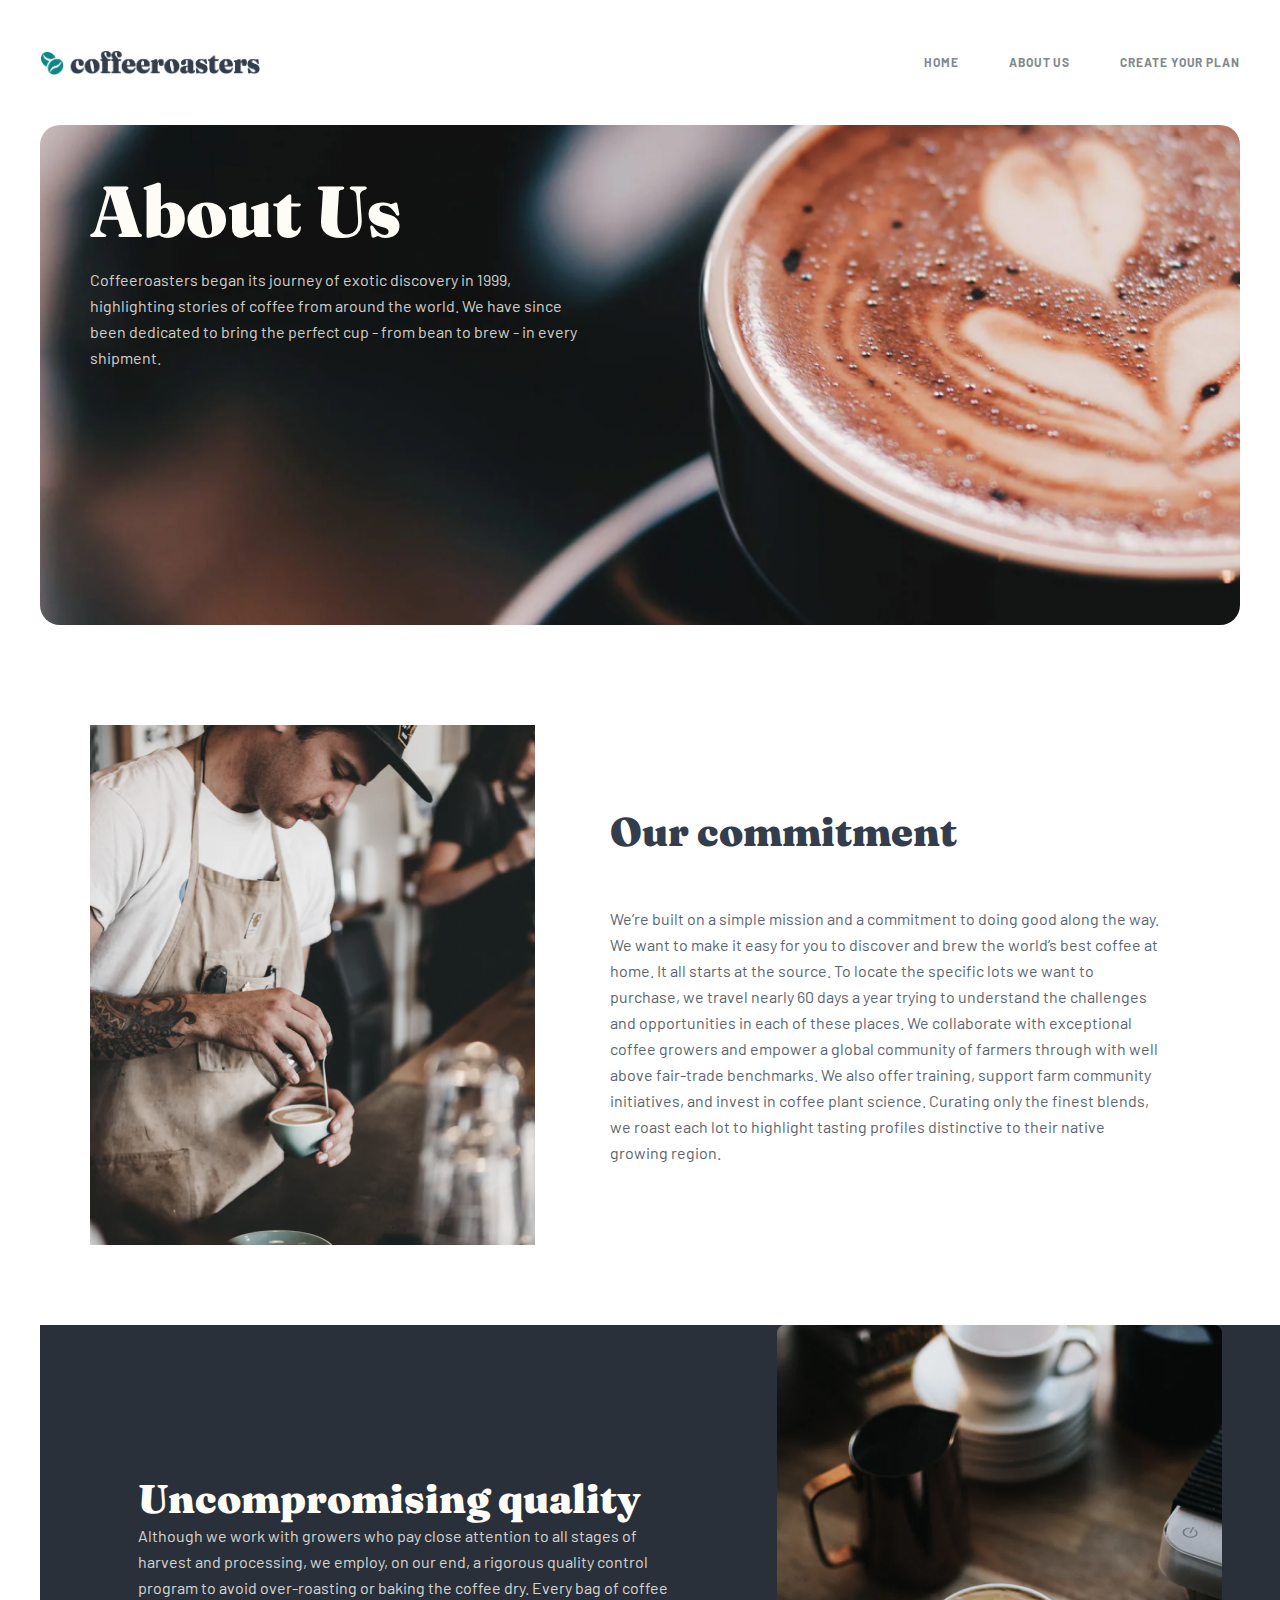
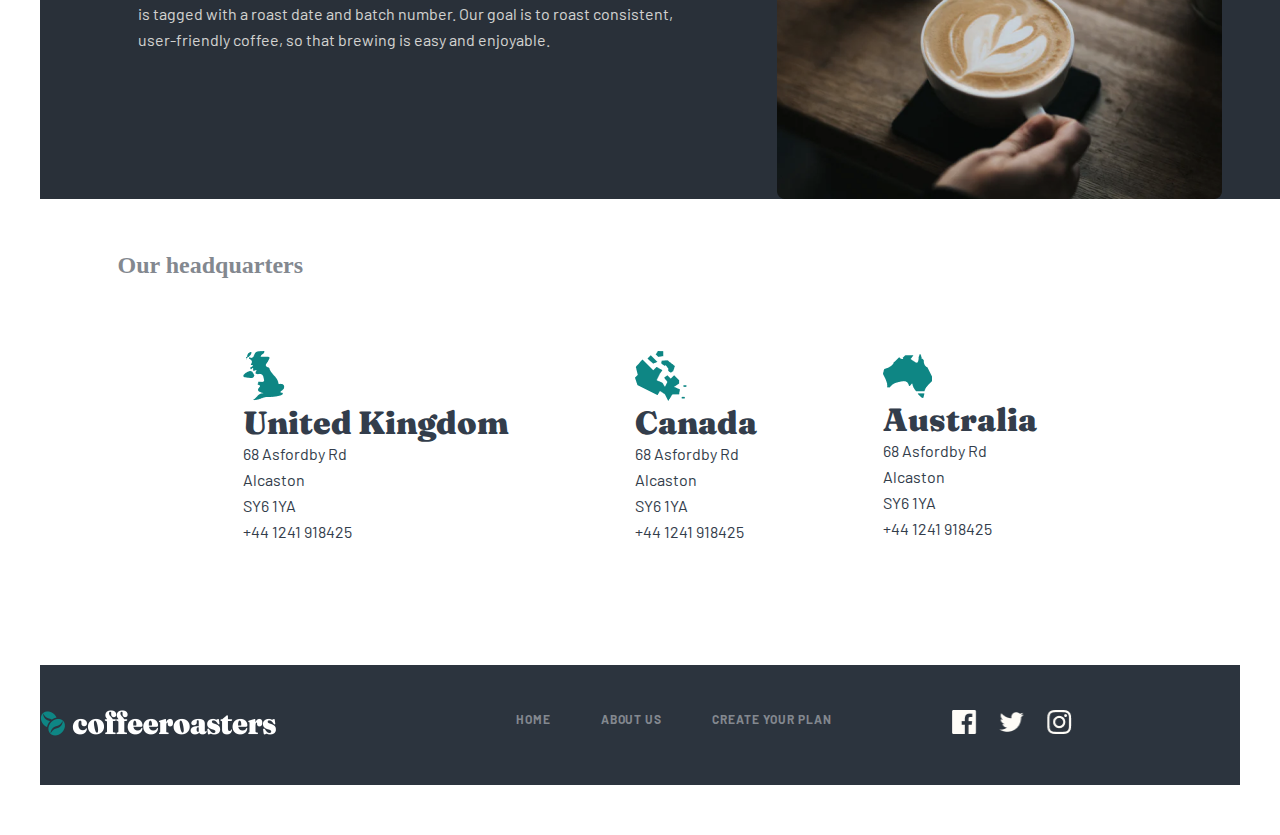
<file: index2.html>
<!DOCTYPE html>
<html lang="en">
  <head>
    <meta charset="UTF-8" />
    <meta name="viewport" content="width=device-width, initial-scale=1.0" />
    <link rel="stylesheet" href="./css/style.css" />
    <title>Document</title>
  </head>
  <body>
    <div class="container">
      <nav class="navbar">
        <img src="./img/logo.png" alt="" class="navbar_logo" />
        <ul class="navbar_list">
          <li class="navbar_item">
            <a href="./index.html" class="navbar_link">Home</a>
          </li>
          <li class="navbar_item">
            <a href="#" class="navbar_link">About us</a>
          </li>
          <li class="navbar_item">
            <a href="./index3.html" class="navbar_link">Create Your Plan</a>
          </li>
        </ul>
        <div class="navbar_burger">
          <hr class="navbar_hr" />
          <hr class="navbar_hr" />
          <hr class="navbar_hr" />
        </div>
      </nav>
    </div>

    <div class="container">
      <div class="intro">
        <div class="intro_left">
          <h2 class="intro_title">About Us</h2>
          <p class="intro_text">
            Coffeeroasters began its journey of exotic discovery in 1999,
            highlighting stories of coffee from around the world. We have since
            been dedicated to bring the perfect cup - from bean to brew - in
            every shipment.
          </p>
        </div>
      </div>
    </div>

    <div class="container">
      <div class="choose2">
        <div class="choose2_box">
          <div class="choose2_left">
            <img src="./img/person.png" alt="" class="choose2_img" />
          </div>
          <div class="choose2_right">
            <h1 class="choose2_title">Our commitment</h1>
            <p class="choose2_text">
              We’re built on a simple mission and a commitment to doing good
              along the way. We want to make it easy for you to discover and
              brew the world’s best coffee at home. It all starts at the source.
              To locate the specific lots we want to purchase, we travel nearly
              60 days a year trying to understand the challenges and
              opportunities in each of these places. We collaborate with
              exceptional coffee growers and empower a global community of
              farmers through with well above fair-trade benchmarks. We also
              offer training, support farm community initiatives, and invest in
              coffee plant science. Curating only the finest blends, we roast
              each lot to highlight tasting profiles distinctive to their native
              growing region.
            </p>
          </div>
        </div>
      </div>
    </div>

    <div class="container">
      <header class="header">
        <div class="header_box">
          <div class="header_left">
            <h1 class="header_title">Uncompromising quality</h1>
            <p class="header_text">
              Although we work with growers who pay close attention to all
              stages of harvest and processing, we employ, on our end, a
              rigorous quality control program to avoid over-roasting or baking
              the coffee dry. Every bag of coffee is tagged with a roast date
              and batch number. Our goal is to roast consistent, user-friendly
              coffee, so that brewing is easy and enjoyable.
            </p>
          </div>
          <div class="header_right">
            <img src="./img/cofee.png" alt="" class="header_img" />
          </div>
        </div>
      </header>
    </div>

    <div class="container">
      <aside class="aside">
        <h2 class="asd_title">Our headquarters</h2>
        <div class="asd_blok">
          <div class="asd_left">
            <img src="./img/earth1.png" alt="" class="asd_img" />
            <h1 class="asd_subtitle">United Kingdom</h1>
            <p class="asd_text">68 Asfordby Rd</p>
            <p class="asd_text">Alcaston</p>
            <p class="asd_text">SY6 1YA</p>
            <p class="asd_text">+44 1241 918425</p>
          </div>
          <div class="asd_box">
            <div class="asd_right">
              <img src="./img/earth2.png" alt="" class="asd_img" />
              <h1 class="asd_subtitle">Canada</h1>
              <p class="asd_text">68 Asfordby Rd</p>
              <p class="asd_text">Alcaston</p>
              <p class="asd_text">SY6 1YA</p>
              <p class="asd_text">+44 1241 918425</p>
            </div>
          </div>
          <div class="asd_box1">
            <div class="asd_right">
              <img src="./img/earth3.png" alt="" class="asd_img" />
              <h1 class="asd_subtitle">Australia</h1>
              <p class="asd_text">68 Asfordby Rd</p>
              <p class="asd_text">Alcaston</p>
              <p class="asd_text">SY6 1YA</p>
              <p class="asd_text">+44 1241 918425</p>
            </div>
          </div>
        </div>
      </aside>
    </div>

    <div class="container">
      <footer class="footer2">
        <div class="footer_glav_box2">
          <div class="footer_left2">
            <img src="./img/footer_logo.png" alt="" class="footer_img2" />
          </div>
          <div class="footer_right2">
            <ul class="footer_list2">
              <li class="navbar_item">
                <a href="#" class="navbar_link">Home</a>
              </li>
              <li class="navbar_item">
                <a href="./index2.html" class="navbar_link">About us</a>
              </li>
              <li class="navbar_item">
                <a href="./index3.html" class="navbar_link">Create Your Plan</a>
              </li>
            </ul>
          </div>
          <img src="./img/incos.png" alt="" class="footer_last_icon2" />
        </div>
      </footer>
    </div>
  </body>
</html>
</file>
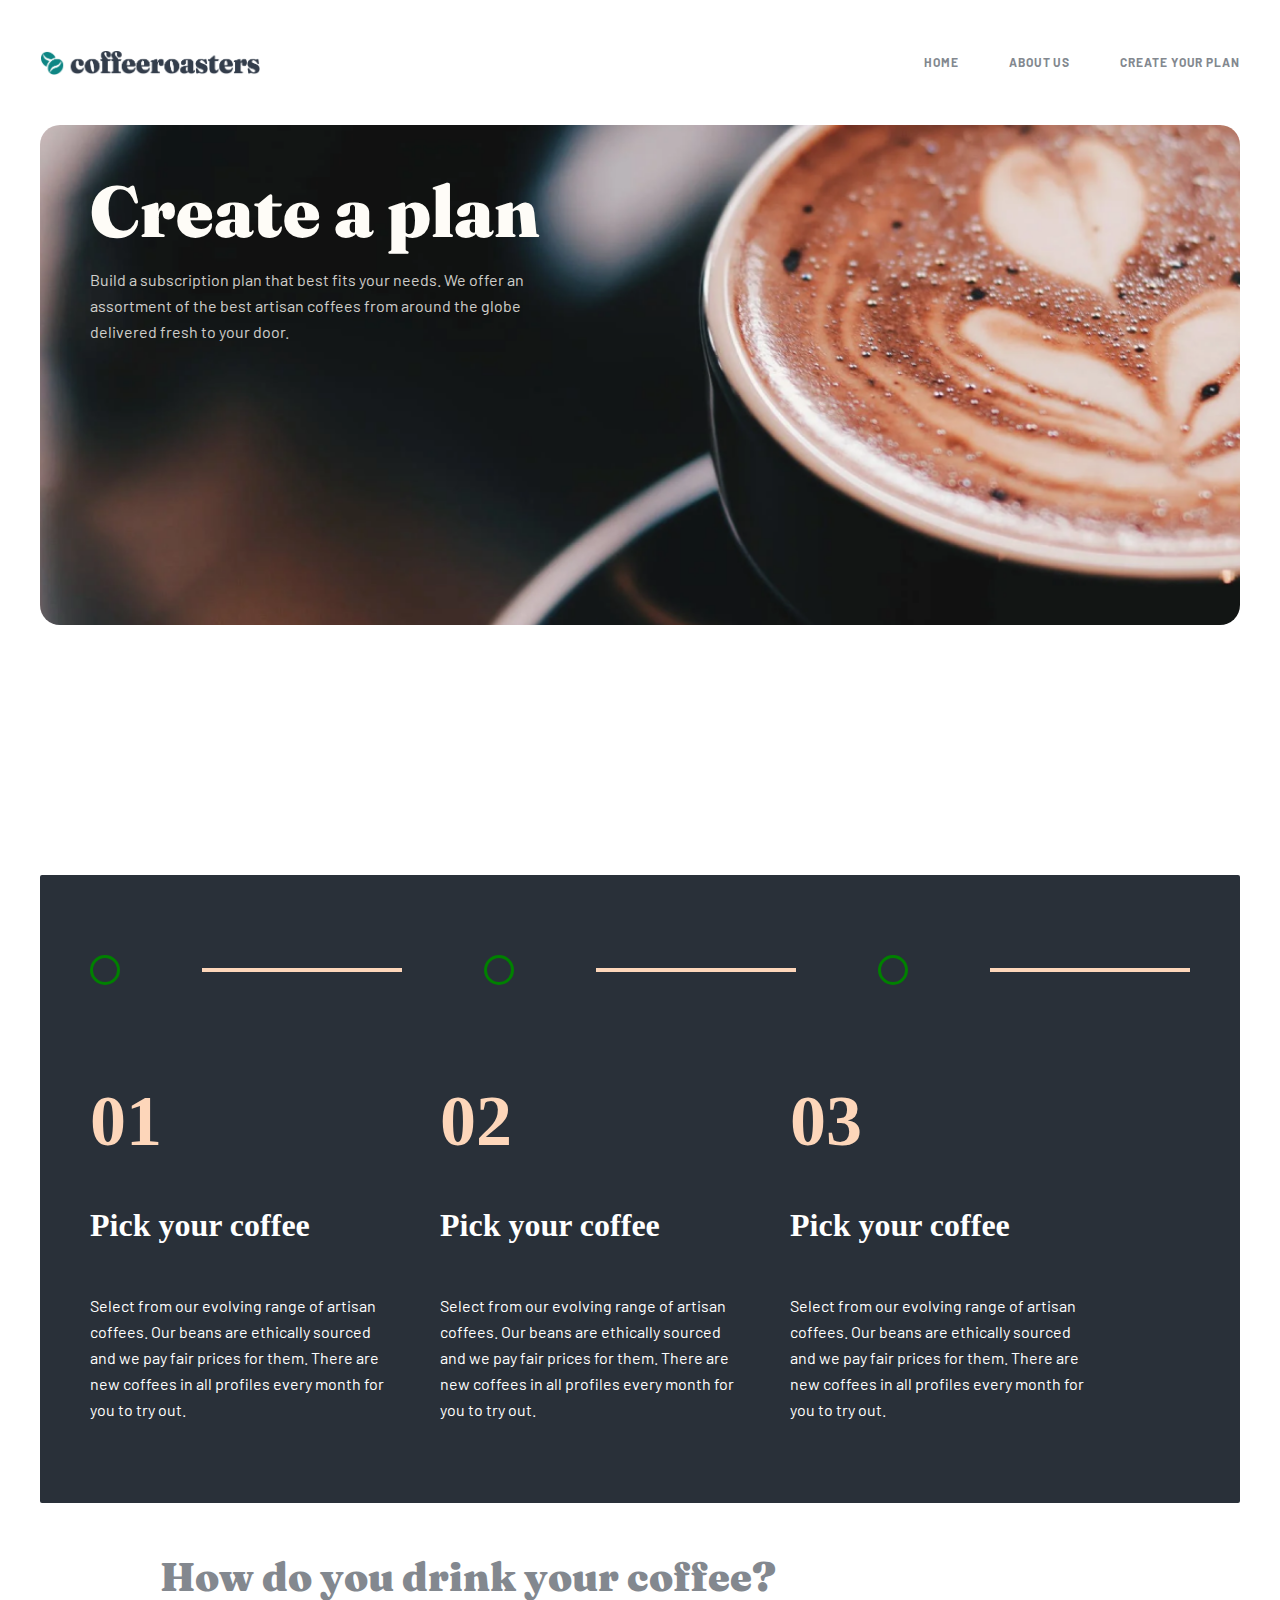
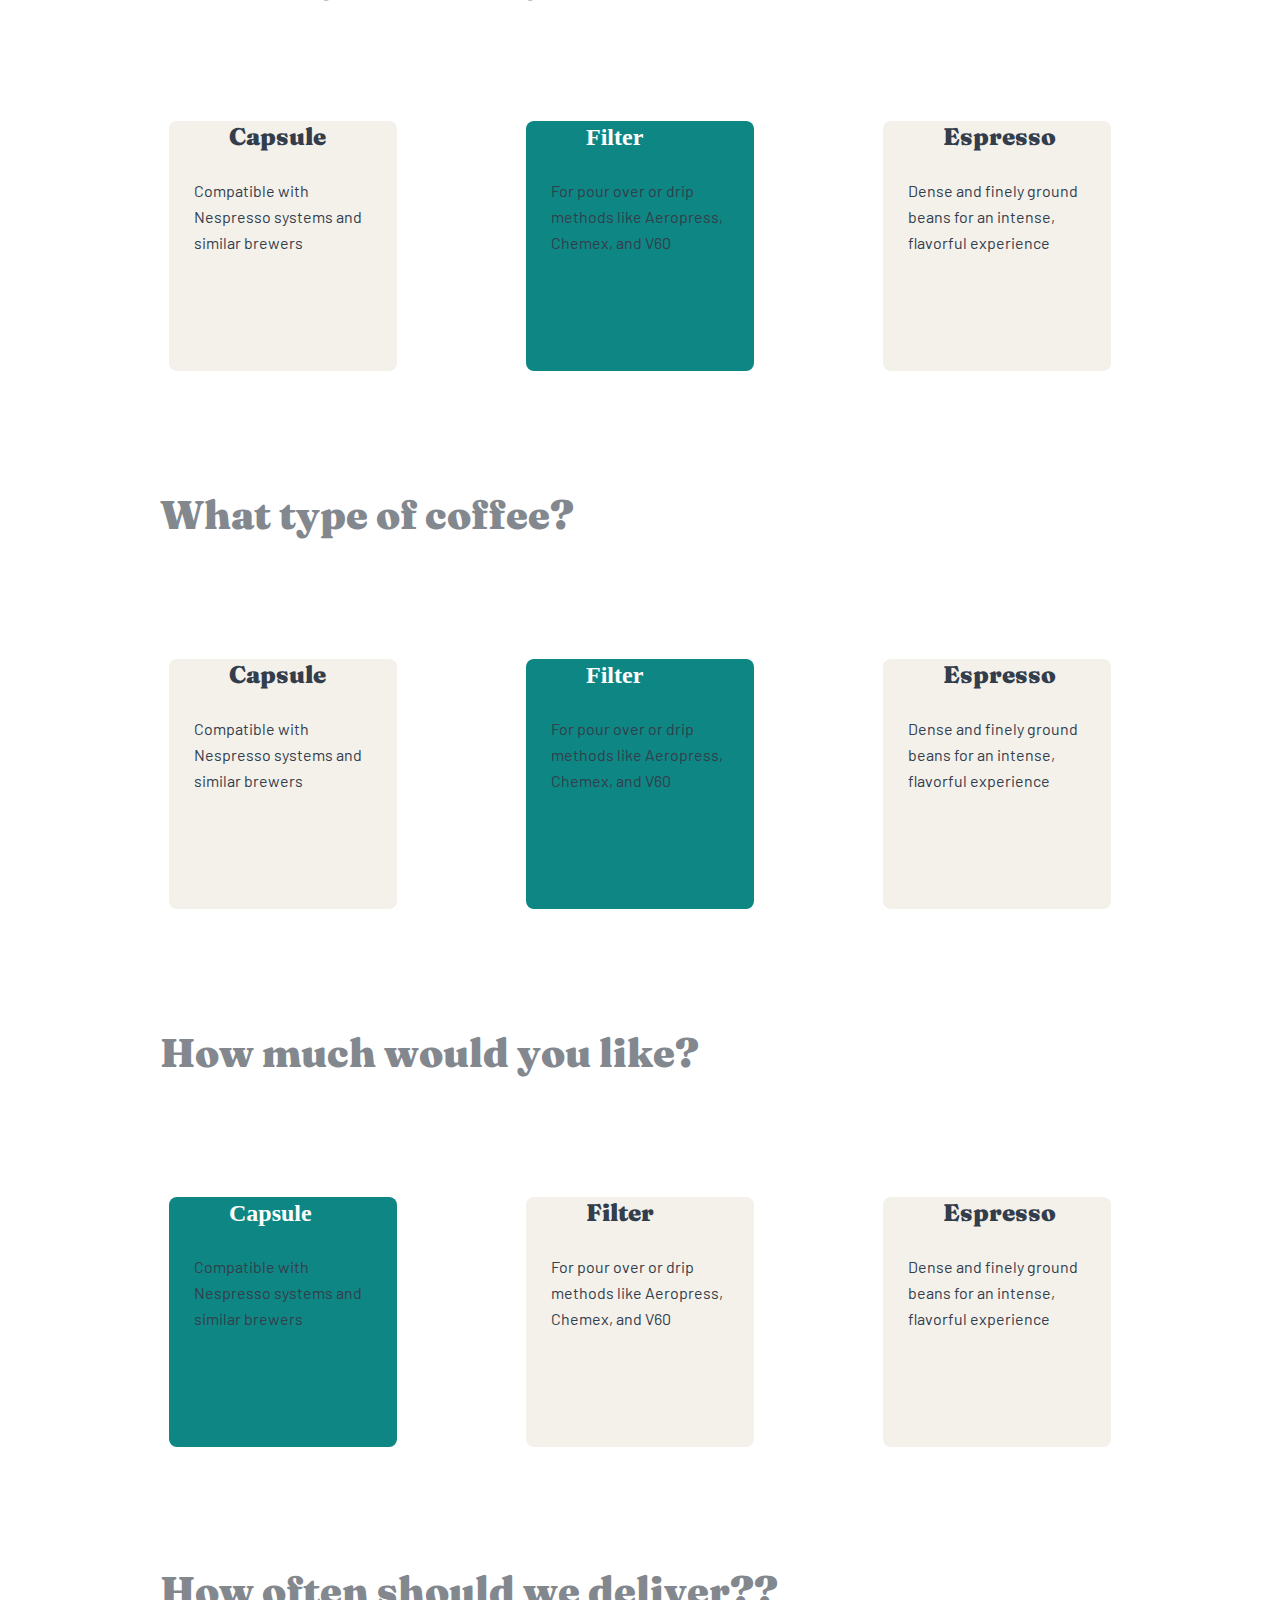
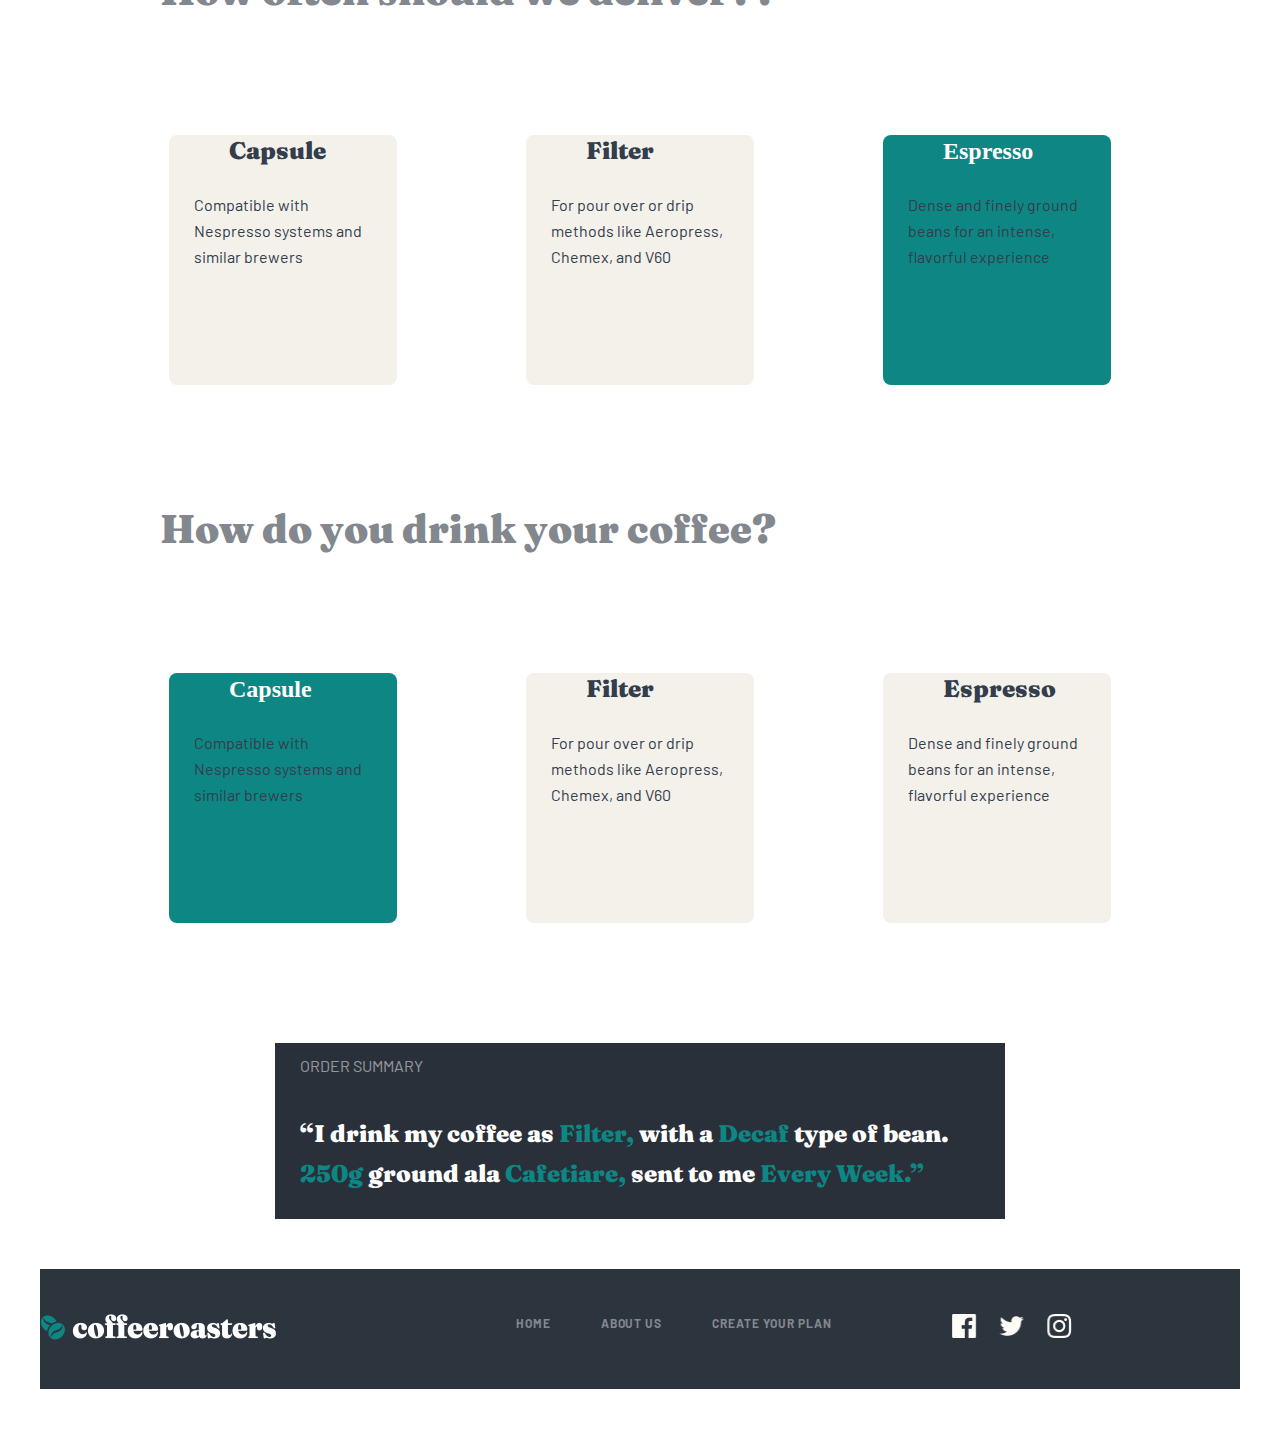
<file: index3.html>
<!DOCTYPE html>
<html lang="en">
  <head>
    <meta charset="UTF-8" />
    <meta name="viewport" content="width=device-width, initial-scale=1.0" />
    <link rel="stylesheet" href="./css/style.css" />
    <title>Document</title>
  </head>
  <body>
    <div class="container">
      <nav class="navbar">
        <img src="./img/logo.png" alt="" class="navbar_logo" />
        <ul class="navbar_list">
          <li class="navbar_item">
            <a href="./index.html" class="navbar_link">Home</a>
          </li>
          <li class="navbar_item">
            <a href="./index2.html" class="navbar_link">About us</a>
          </li>
          <li class="navbar_item">
            <a href="#" class="navbar_link">Create Your Plan</a>
          </li>
        </ul>
        <div class="navbar_burger">
          <hr class="navbar_hr" />
          <hr class="navbar_hr" />
          <hr class="navbar_hr" />
        </div>
      </nav>
    </div>

    <div class="container">
      <div class="intro">
        <div class="intro_left">
          <h2 class="intro_title">Create a plan</h2>
          <p class="intro_text">
            Build a subscription plan that best fits your needs. We offer an
            assortment of the best artisan coffees from around the globe
            delivered fresh to your door.
          </p>
        </div>
      </div>
    </div>

    <div class="container">
      <div class="timeline2">
        <div class="timeline_top2">
          <span></span>
          <hr />
          <span></span>
          <hr />
          <span></span>
          <hr />
        </div>
        <div class="timeline_bottom2">
          <div class="timeline_card2">
            <h3 class="timeline_title2">01</h3>
            <h5 class="timeline_subtitle2">Pick your coffee</h5>
            <p class="timeline_text2">
              Select from our evolving range of artisan coffees. Our beans are
              ethically sourced and we pay fair prices for them. There are new
              coffees in all profiles every month for you to try out.
            </p>
          </div>
          <div class="timeline_card2">
            <h3 class="timeline_title2">02</h3>
            <h5 class="timeline_subtitle2">Pick your coffee</h5>
            <p class="timeline_text2">
              Select from our evolving range of artisan coffees. Our beans are
              ethically sourced and we pay fair prices for them. There are new
              coffees in all profiles every month for you to try out.
            </p>
          </div>
          <div class="timeline_card2">
            <h3 class="timeline_title2">03</h3>
            <h5 class="timeline_subtitle2">Pick your coffee</h5>
            <p class="timeline_text2">
              Select from our evolving range of artisan coffees. Our beans are
              ethically sourced and we pay fair prices for them. There are new
              coffees in all profiles every month for you to try out.
            </p>
          </div>
        </div>
      </div>
    </div>

    <div class="conatiner">
      <main class="main">
        <h1 class="main_title">How do you drink your coffee?</h1>

        <div class="glav_card">
          <div class="card">
            <h4 class="card_title">Capsule</h4>
            <p class="card_text">
              Compatible with Nespresso systems and similar brewers
            </p>
          </div>

          <div class="card2">
            <h4 class="card_title2">Filter</h4>
            <p class="card_text">
              For pour over or drip methods like Aeropress, Chemex, and V60
            </p>
          </div>

          <div class="card3">
            <h4 class="card_title">Espresso</h4>
            <p class="card_text">
              Dense and finely ground beans for an intense, flavorful experience
            </p>
          </div>
        </div>

        <h1 class="main_title">What type of coffee?</h1>

        <div class="glav_card">
          <div class="card">
            <h4 class="card_title">Capsule</h4>
            <p class="card_text">
              Compatible with Nespresso systems and similar brewers
            </p>
          </div>

          <div class="card2">
            <h4 class="card_title2">Filter</h4>
            <p class="card_text">
              For pour over or drip methods like Aeropress, Chemex, and V60
            </p>
          </div>

          <div class="card">
            <h4 class="card_title">Espresso</h4>
            <p class="card_text">
              Dense and finely ground beans for an intense, flavorful experience
            </p>
          </div>
        </div>

        <h1 class="main_title">How much would you like?</h1>

        <div class="glav_card">
          <div class="card2">
            <h4 class="card_title2">Capsule</h4>
            <p class="card_text">
              Compatible with Nespresso systems and similar brewers
            </p>
          </div>

          <div class="card">
            <h4 class="card_title">Filter</h4>
            <p class="card_text">
              For pour over or drip methods like Aeropress, Chemex, and V60
            </p>
          </div>

          <div class="card">
            <h4 class="card_title">Espresso</h4>
            <p class="card_text">
              Dense and finely ground beans for an intense, flavorful experience
            </p>
          </div>
        </div>

        <h1 class="main_title">How often should we deliver??</h1>

        <div class="glav_card">
          <div class="card">
            <h4 class="card_title">Capsule</h4>
            <p class="card_text">
              Compatible with Nespresso systems and similar brewers
            </p>
          </div>

          <div class="card">
            <h4 class="card_title">Filter</h4>
            <p class="card_text">
              For pour over or drip methods like Aeropress, Chemex, and V60
            </p>
          </div>

          <div class="card2">
            <h4 class="card_title2">Espresso</h4>
            <p class="card_text">
              Dense and finely ground beans for an intense, flavorful experience
            </p>
          </div>
        </div>

        <h1 class="main_title">How do you drink your coffee?</h1>

        <div class="glav_card">
          <div class="card2">
            <h4 class="card_title2">Capsule</h4>
            <p class="card_text">
              Compatible with Nespresso systems and similar brewers
            </p>
          </div>

          <div class="card">
            <h4 class="card_title">Filter</h4>
            <p class="card_text">
              For pour over or drip methods like Aeropress, Chemex, and V60
            </p>
          </div>

          <div class="card">
            <h4 class="card_title">Espresso</h4>
            <p class="card_text">
              Dense and finely ground beans for an intense, flavorful experience
            </p>
          </div>
        </div>
      </main>
    </div>

    <div class="container">
      <div class="subfooter">
        <div class="sub_wrapper">
          <p class="sub_text">Order Summary</p>
          <h4 class="subtitle">
            “I drink my coffee as <span class="footer_sp1">Filter,</span> with a
            <span class="footer_sp1"> Decaf </span>type of bean.
            <span class="footer_sp1"> 250g </span> ground ala
            <span class="footer_sp1">Cafetiare,</span> sent to me
            <span class="footer_sp1"> Every Week.”</span>
          </h4>
        </div>
      </div>
    </div>

    <div class="container">
      <footer class="footer3">
        <div class="footer_glav_box3">
          <div class="footer_left3">
            <img src="./img/footer_logo.png" alt="" class="footer_img3" />
          </div>
          <div class="footer_right3">
            <ul class="footer_list3">
              <li class="navbar_item3">
                <a href="#" class="navbar_link3">Home</a>
              </li>
              <li class="navbar_item3">
                <a href="./index2.html" class="navbar_link3">About us</a>
              </li>
              <li class="navbar_item3">
                <a href="./index3.html" class="navbar_link3"
                  >Create Your Plan</a
                >
              </li>
            </ul>
          </div>
          <img src="./img/incos.png" alt="" class="footer_last_icon3" />
        </div>
      </footer>
    </div>
  </body>
</html>
</file>
<file: css/style.css>
@import url("https://fonts.googleapis.com/css2?family=Barlow:ital,wght@0,100;0,200;0,300;0,400;0,500;0,600;0,700;0,800;0,900;1,100;1,200;1,300;1,400;1,500;1,600;1,700;1,800;1,900&family=EB+Garamond:ital,wght@0,400..800;1,400..800&family=Fraunces:ital,opsz,wght@0,9..144,100..900;1,9..144,100..900&family=IBM+Plex+Mono:ital,wght@0,100;0,200;0,300;0,400;0,500;0,600;0,700;1,100;1,200;1,300;1,400;1,500;1,600;1,700&family=Inter:ital,opsz,wght@0,14..32,100..900;1,14..32,100..900&family=Josefin+Sans:ital,wght@0,100..700;1,100..700&family=Livvic:ital,wght@0,100;0,200;0,300;0,400;0,500;0,600;0,700;0,900;1,100;1,200;1,300;1,400;1,500;1,600;1,700;1,900&family=Montserrat:ital,wght@0,100..900;1,100..900&family=Open+Sans:ital,wght@0,300..800;1,300..800&family=Oswald:wght@200..700&family=Outfit:wght@100..900&family=Poppins:ital,wght@0,100;0,200;0,300;0,400;0,500;0,600;0,700;0,800;0,900;1,100;1,200;1,300;1,400;1,500;1,600;1,700;1,800;1,900&family=Roboto:ital,wght@0,100;0,300;0,400;0,500;0,700;0,900;1,100;1,300;1,400;1,500;1,700;1,900&display=swap");
@import url("https://fonts.googleapis.com/css2?family=Barlow:ital,wght@0,100;0,200;0,300;0,400;0,500;0,600;0,700;0,800;0,900;1,100;1,200;1,300;1,400;1,500;1,600;1,700;1,800;1,900&family=EB+Garamond:ital,wght@0,400..800;1,400..800&family=Fraunces:ital,opsz,wght@0,9..144,100..900;1,9..144,100..900&family=IBM+Plex+Mono:ital,wght@0,100;0,200;0,300;0,400;0,500;0,600;0,700;1,100;1,200;1,300;1,400;1,500;1,600;1,700&family=Inter:ital,opsz,wght@0,14..32,100..900;1,14..32,100..900&family=Josefin+Sans:ital,wght@0,100..700;1,100..700&family=Livvic:ital,wght@0,100;0,200;0,300;0,400;0,500;0,600;0,700;0,900;1,100;1,200;1,300;1,400;1,500;1,600;1,700;1,900&family=Montserrat:ital,wght@0,100..900;1,100..900&family=Open+Sans:ital,wght@0,300..800;1,300..800&family=Oswald:wght@200..700&family=Outfit:wght@100..900&family=Poppins:ital,wght@0,100;0,200;0,300;0,400;0,500;0,600;0,700;0,800;0,900;1,100;1,200;1,300;1,400;1,500;1,600;1,700;1,800;1,900&family=Roboto:ital,wght@0,100;0,300;0,400;0,500;0,700;0,900;1,100;1,300;1,400;1,500;1,700;1,900&display=swap");
@import url("https://fonts.googleapis.com/css2?family=Barlow:ital,wght@0,100;0,200;0,300;0,400;0,500;0,600;0,700;0,800;0,900;1,100;1,200;1,300;1,400;1,500;1,600;1,700;1,800;1,900&family=EB+Garamond:ital,wght@0,400..800;1,400..800&family=Fraunces:ital,opsz,wght@0,9..144,100..900;1,9..144,100..900&family=IBM+Plex+Mono:ital,wght@0,100;0,200;0,300;0,400;0,500;0,600;0,700;1,100;1,200;1,300;1,400;1,500;1,600;1,700&family=Inter:ital,opsz,wght@0,14..32,100..900;1,14..32,100..900&family=Josefin+Sans:ital,wght@0,100..700;1,100..700&family=Livvic:ital,wght@0,100;0,200;0,300;0,400;0,500;0,600;0,700;0,900;1,100;1,200;1,300;1,400;1,500;1,600;1,700;1,900&family=Montserrat:ital,wght@0,100..900;1,100..900&family=Open+Sans:ital,wght@0,300..800;1,300..800&family=Oswald:wght@200..700&family=Outfit:wght@100..900&family=Poppins:ital,wght@0,100;0,200;0,300;0,400;0,500;0,600;0,700;0,800;0,900;1,100;1,200;1,300;1,400;1,500;1,600;1,700;1,800;1,900&family=Roboto:ital,wght@0,100;0,300;0,400;0,500;0,700;0,900;1,100;1,300;1,400;1,500;1,700;1,900&display=swap");
@import url("https://fonts.googleapis.com/css2?family=Barlow:ital,wght@0,100;0,200;0,300;0,400;0,500;0,600;0,700;0,800;0,900;1,100;1,200;1,300;1,400;1,500;1,600;1,700;1,800;1,900&family=EB+Garamond:ital,wght@0,400..800;1,400..800&family=Fraunces:ital,opsz,wght@0,9..144,100..900;1,9..144,100..900&family=IBM+Plex+Mono:ital,wght@0,100;0,200;0,300;0,400;0,500;0,600;0,700;1,100;1,200;1,300;1,400;1,500;1,600;1,700&family=Inter:ital,opsz,wght@0,14..32,100..900;1,14..32,100..900&family=Josefin+Sans:ital,wght@0,100..700;1,100..700&family=Livvic:ital,wght@0,100;0,200;0,300;0,400;0,500;0,600;0,700;0,900;1,100;1,200;1,300;1,400;1,500;1,600;1,700;1,900&family=Montserrat:ital,wght@0,100..900;1,100..900&family=Open+Sans:ital,wght@0,300..800;1,300..800&family=Oswald:wght@200..700&family=Outfit:wght@100..900&family=Poppins:ital,wght@0,100;0,200;0,300;0,400;0,500;0,600;0,700;0,800;0,900;1,100;1,200;1,300;1,400;1,500;1,600;1,700;1,800;1,900&family=Roboto:ital,wght@0,100;0,300;0,400;0,500;0,700;0,900;1,100;1,300;1,400;1,500;1,700;1,900&display=swap");
@import url("https://fonts.googleapis.com/css2?family=Barlow:ital,wght@0,100;0,200;0,300;0,400;0,500;0,600;0,700;0,800;0,900;1,100;1,200;1,300;1,400;1,500;1,600;1,700;1,800;1,900&family=EB+Garamond:ital,wght@0,400..800;1,400..800&family=Fraunces:ital,opsz,wght@0,9..144,100..900;1,9..144,100..900&family=IBM+Plex+Mono:ital,wght@0,100;0,200;0,300;0,400;0,500;0,600;0,700;1,100;1,200;1,300;1,400;1,500;1,600;1,700&family=Inter:ital,opsz,wght@0,14..32,100..900;1,14..32,100..900&family=Josefin+Sans:ital,wght@0,100..700;1,100..700&family=Livvic:ital,wght@0,100;0,200;0,300;0,400;0,500;0,600;0,700;0,900;1,100;1,200;1,300;1,400;1,500;1,600;1,700;1,900&family=Montserrat:ital,wght@0,100..900;1,100..900&family=Open+Sans:ital,wght@0,300..800;1,300..800&family=Oswald:wght@200..700&family=Outfit:wght@100..900&family=Poppins:ital,wght@0,100;0,200;0,300;0,400;0,500;0,600;0,700;0,800;0,900;1,100;1,200;1,300;1,400;1,500;1,600;1,700;1,800;1,900&family=Roboto:ital,wght@0,100;0,300;0,400;0,500;0,700;0,900;1,100;1,300;1,400;1,500;1,700;1,900&display=swap");
@import url("https://fonts.googleapis.com/css2?family=Barlow:ital,wght@0,100;0,200;0,300;0,400;0,500;0,600;0,700;0,800;0,900;1,100;1,200;1,300;1,400;1,500;1,600;1,700;1,800;1,900&family=EB+Garamond:ital,wght@0,400..800;1,400..800&family=Fraunces:ital,opsz,wght@0,9..144,100..900;1,9..144,100..900&family=IBM+Plex+Mono:ital,wght@0,100;0,200;0,300;0,400;0,500;0,600;0,700;1,100;1,200;1,300;1,400;1,500;1,600;1,700&family=Inter:ital,opsz,wght@0,14..32,100..900;1,14..32,100..900&family=Josefin+Sans:ital,wght@0,100..700;1,100..700&family=Livvic:ital,wght@0,100;0,200;0,300;0,400;0,500;0,600;0,700;0,900;1,100;1,200;1,300;1,400;1,500;1,600;1,700;1,900&family=Montserrat:ital,wght@0,100..900;1,100..900&family=Open+Sans:ital,wght@0,300..800;1,300..800&family=Oswald:wght@200..700&family=Outfit:wght@100..900&family=Poppins:ital,wght@0,100;0,200;0,300;0,400;0,500;0,600;0,700;0,800;0,900;1,100;1,200;1,300;1,400;1,500;1,600;1,700;1,800;1,900&family=Roboto:ital,wght@0,100;0,300;0,400;0,500;0,700;0,900;1,100;1,300;1,400;1,500;1,700;1,900&display=swap");
* {
  margin: 0;
  padding: 0;
  box-sizing: border-box;
}

li {
  list-style: none;
}

a {
  text-decoration: none;
}

.container {
  width: 1200px;
  margin: 50px auto;
}

@media only screen and (max-width: 480px) {
  .container {
    width: 90%;
  }
}
.intro {
  width: 100%;
  height: 500px;
  border-radius: 20px;
  background-image: url("../img/Bitmap (1).png");
  background-repeat: no-repeat;
  background-size: cover;
  padding: 50px;
}
.intro_title {
  /* Great coffee made si */
  width: 550px;
  font-family: "Fraunces";
  font-style: normal;
  font-weight: 900;
  font-size: 72px;
  line-height: 72px;
  /* or 100% */
  color: #fefcf7;
}
.intro_text {
  /* Start your mornings */
  font-family: "Barlow";
  font-style: normal;
  font-weight: 400;
  font-size: 16px;
  margin: 20px 0;
  line-height: 26px;
  /* or 162% */
  color: #fefcf7;
  width: 500px;
  mix-blend-mode: normal;
  opacity: 0.8;
}
.intro_btn {
  width: 217px;
  height: 56px;
  background: #66d2cf;
  border-radius: 6px;
  font-family: "Fraunces ";
  font-style: normal;
  font-weight: 900;
  font-size: 18px;
  line-height: 25px;
  /* identical to box height, or 139% */
  text-align: center;
  color: #fefcf7;
}

@media (max-width: 480px) {
  .intro .intro_title {
    /* Great coffee made si */
    width: 100%;
    font-family: "Fraunces";
    font-style: normal;
    font-weight: 900;
    font-size: 40px;
    line-height: 40px;
    /* or 100% */
    text-align: center;
    color: #fefcf7;
  }
  .intro .intro_text {
    width: 100%;
    text-align: center;
  }
  .intro .intro_btn {
    margin-left: 50px;
  }
}
.timeline {
  width: 100%;
  min-height: 400px;
  padding: 80px 50px;
  margin-top: 250px;
  border-radius: 2px;
}
.timeline .timeline_top {
  display: flex;
  align-items: center;
  justify-content: space-between;
}
.timeline .timeline_top span {
  width: 30px;
  height: 30px;
  border-radius: 50%;
  background-color: inherit;
  border: 3px solid green;
}
.timeline .timeline_top hr {
  width: 200px;
  border: none;
  background-color: white;
  border: 2px solid #fdd6ba;
}
.timeline .timeline_bottom {
  display: flex;
  margin-top: 100px;
  align-items: center;
  gap: 50px;
}
.timeline .timeline_title {
  /* 01 */
  font-family: "Fraunces ";
  font-style: normal;
  font-weight: 900;
  font-size: 72px;
  line-height: 72px;
  /* identical to box height, or 100% */
  color: #fdd6ba;
}
.timeline .timeline_text {
  /* Select from our evol */
  width: 300px;
  font-family: "Barlow";
  font-style: normal;
  font-weight: 400;
  font-size: 16px;
  line-height: 26px;
  /* or 162% */
  color: white;
}
.timeline .timeline_subtitle {
  /* Pick your coffee */
  width: 255px;
  font-family: "Fraunces 9pt";
  font-style: normal;
  font-weight: 900;
  font-size: 32px;
  line-height: 36px;
  /* or 112% */
  color: white;
}
.timeline .timeline_card {
  display: flex;
  flex-direction: column;
  gap: 50px;
}

@media (max-width: 480px) {
  .timeline {
    width: 100%;
    min-height: 300px;
    margin-top: 1000px;
    padding: 40px 25px;
  }
  .timeline .timeline_top {
    display: none;
  }
  .timeline .timeline_bottom {
    flex-direction: column;
    align-items: center;
    text-align: center;
    justify-content: center;
  }
  .timeline .timeline_subtitle {
    width: 100%;
  }
  .timeline .timeline_text {
    width: 100%;
  }
}
.navbar {
  display: flex;
  align-items: center;
  justify-content: space-between;
}
.navbar_logo {
  width: 220px;
}
.navbar_list {
  display: flex;
  align-items: center;
  justify-content: space-between;
  gap: 50px;
}
.navbar_link {
  /* Create your plan */
  font-family: "Barlow";
  font-style: normal;
  font-weight: 700;
  font-size: 12px;
  line-height: 15px;
  /* identical to box height, or 125% */
  letter-spacing: 0.923077px;
  text-transform: uppercase;
  color: #83888f;
}
.navbar_link:hover {
  transition: all 0.3 linear;
  color: #333d4b;
}
.navbar .navbar_burger {
  display: flex;
  align-items: center;
  justify-content: space-between;
  flex-direction: column;
  gap: 5px;
  display: none;
}
.navbar .navbar_burger .navbar_hr {
  width: 25px;
  border: 1.3px solid black;
  border-radius: 10px;
}

@media only screen and (max-width: 480px) {
  .navbar .navbar_list {
    display: none;
  }
  .navbar .navbar_burger {
    display: flex;
  }
}
.choose {
  position: relative;
  width: 100%;
  height: 500px;
  padding: 50px;
  background-color: #2c343e;
}
.choose .choose_title {
  text-align: center;
  color: whitesmoke;
  font-size: 30px;
  font-family: "Fraunces";
}
.choose .choose_text {
  text-align: center;
  width: 500px;
  margin: 20px auto;
  color: white;
  font-family: "Barlow";
}
.choose .choose_cards {
  position: absolute;
  top: 300px;
  left: 100px;
  display: flex;
  align-items: center;
  justify-content: space-between;
  gap: 50px;
}
.choose .choose_card {
  width: 300px;
  height: 350px;
  background-color: #119884;
  padding: 20px;
  border-radius: 10px;
  display: flex;
  align-items: center;
  justify-content: space-evenly;
  flex-direction: column;
}
.choose .choose_subtitle {
  /* Best quality */
  font-family: "Fraunces 9pt";
  font-style: normal;
  font-weight: 900;
  font-size: 24px;
  line-height: 32px;
  /* identical to box height, or 133% */
  text-align: center;
  color: #fefcf7;
}
.choose .choose_subtext {
  /* Discover an endless */
  font-family: "Barlow";
  font-style: normal;
  font-weight: 400;
  font-size: 16px;
  line-height: 26px;
  /* or 162% */
  text-align: center;
  color: #fefcf7;
}
@media (max-width: 480px) {
  .choose .choose {
    padding: 20px;
    height: 800px;
  }
  .choose .choose_text {
    width: 100%;
    text-align: start;
  }
  .choose .choose_cards {
    flex-direction: column;
    left: 0;
  }
  .choose .choose_card {
    width: 85%;
  }
}

.main_glav_right_box {
  display: flex;
  align-items: center;
  gap: 50px;
}

.main_img_box {
  width: 1111px;
  height: 196px;
  background-image: url("./img/main.bck.png");
  background-repeat: no-repeat;
  background-size: cover;
}

.main_box {
  display: flex;
}

.main_box1 {
  display: flex;
  gap: 50px;
}

.main_blok1 {
  padding-right: 50px;
}

.main_kopi {
  width: 255px;
  height: 193px;
  margin-top: 210px;
}

.main_blok1_title {
  width: 255px;
  height: 32px;
  font-family: "Fraunces 9pt";
  font-style: normal;
  font-weight: 900;
  font-size: 24px;
  line-height: 32px;
  /* identical to box height, or 133% */
  text-align: center;
  color: #333d4b;
}

.main_blok1_text {
  width: 255px;
  height: 78px;
  font-family: "Barlow";
  font-style: normal;
  padding: 10px 0;
  font-weight: 400;
  font-size: 16px;
  line-height: 26px;
  /* or 162% */
  text-align: center;
  color: #333d4b;
}

@media (max-width: 480px) {
  .main {
    width: 100%;
  }
  .main .main_box {
    flex-direction: column;
    margin-left: 60px;
  }
  .main .main_box1 {
    flex-direction: column;
  }
  .main .main_img_box {
    width: 100%;
  }
}
.footer {
  display: flex;
  align-items: center;
  justify-content: space-between;
  background-color: #2c343e;
  height: 120px;
  margin-top: 510px;
}
.footer_logo {
  width: 220px;
  margin-left: 120px;
}
.footer_list {
  display: flex;
  align-items: center;
  justify-content: space-between;
  gap: 50px;
  margin-left: 120px;
}
.footer .footer_glav_box {
  display: flex;
  gap: 120px;
}
.footer .footer_last_icon {
  width: 120px;
  height: 24px;
}
.footer_link {
  /* Create your plan */
  font-family: "Barlow";
  font-style: normal;
  font-weight: 700;
  font-size: 12px;
  line-height: 15px;
  /* identical to box height, or 125% */
  letter-spacing: 0.923077px;
  text-transform: uppercase;
  color: #83888f;
}
.footer_link:hover {
  transition: all 0.3 linear;
  color: white;
}
.footer .footer_img {
  width: 236px;
  height: 26px;
}

@media (max-width: 480px) {
  .footer {
    width: 100%;
    height: 346px;
    margin-top: 2200px;
  }
  .footer .footer_img {
    position: absolute;
    margin-top: 90px;
    width: 217.85px;
    height: 24px;
    margin-left: 100px;
  }
  .footer .footer_list {
    flex-direction: column;
    padding: 15px;
    margin-left: 135px;
  }
  .footer .footer_glav_box {
    flex-direction: column;
  }
}
* {
  margin: 0;
  padding: 0;
  box-sizing: border-box;
}

li {
  list-style: none;
}

a {
  text-decoration: none;
}

.container {
  width: 1200px;
  margin: 50px auto;
}

@media only screen and (max-width: 480px) {
  .container {
    width: 90%;
  }
}
.intro {
  width: 100%;
  height: 500px;
  border-radius: 20px;
  background-image: url("../img/intro_Wrapper.png");
  background-repeat: no-repeat;
  background-size: cover;
  padding: 50px;
}
.intro_title {
  /* Great coffee made si */
  width: 550px;
  font-family: "Fraunces";
  font-style: normal;
  font-weight: 900;
  font-size: 72px;
  line-height: 72px;
  /* or 100% */
  color: #fefcf7;
}
.intro_text {
  /* Start your mornings */
  font-family: "Barlow";
  font-style: normal;
  font-weight: 400;
  font-size: 16px;
  margin: 20px 0;
  line-height: 26px;
  /* or 162% */
  color: #fefcf7;
  width: 500px;
  mix-blend-mode: normal;
  opacity: 0.8;
}

@media (max-width: 480px) {
  .intro .intro_title {
    /* Great coffee made si */
    width: 100%;
    font-family: "Fraunces";
    font-style: normal;
    font-weight: 900;
    font-size: 40px;
    line-height: 40px;
    /* or 100% */
    text-align: center;
    color: #fefcf7;
  }
  .intro .intro_text {
    width: 100%;
    text-align: center;
  }
  .intro .intro_btn {
    margin-left: 50px;
  }
}
.aside {
  width: 1045px;
  height: 366px;
  margin: auto;
}
.aside .asd_title {
  /* Our headquarters */
  font-family: "Fraunces ";
  font-style: normal;
  font-weight: 900;
  font-size: 24px;
  line-height: 32px;
  /* identical to box height, or 133% */
  color: #83888f;
}
.aside .asd_subtitle {
  /* United Kingdom */
  font-family: "Fraunces";
  font-style: normal;
  font-weight: 900;
  font-size: 32px;
  line-height: 36px;
  /* identical to box height, or 112% */
  color: #333d4b;
}
.aside .asd_text {
  /* 1528 Eglinton Avenue */
  font-family: "Barlow";
  font-style: normal;
  font-weight: 400;
  font-size: 16px;
  line-height: 26px;
  /* or 162% */
  color: #333d4b;
}
.aside .asd_blok {
  display: flex;
  margin-top: 70px;
  align-items: center;
  justify-content: space-evenly;
}

@media (max-width: 480px) {
  .aside {
    width: 100%;
    height: 1044px;
  }
  .aside .asd_blok {
    flex-direction: column;
  }
  .aside .asd_left {
    margin-left: 120px;
    margin: auto;
  }
  .aside .asd_box {
    margin-top: 50px;
    margin-right: 120px;
  }
  .aside .asd_box1 {
    margin-top: 50px;
    margin-right: 100px;
  }
  .aside .asd_text {
    padding: 5px;
  }
  .aside .asd_subtitle {
    padding: 10px;
  }
  .aside .asd_title {
    margin-left: 120px;
  }
}
.navbar {
  display: flex;
  align-items: center;
  justify-content: space-between;
}
.navbar_logo {
  width: 220px;
}
.navbar_list {
  display: flex;
  align-items: center;
  justify-content: space-between;
  gap: 50px;
}
.navbar_link {
  /* Create your plan */
  font-family: "Barlow";
  font-style: normal;
  font-weight: 700;
  font-size: 12px;
  line-height: 15px;
  /* identical to box height, or 125% */
  letter-spacing: 0.923077px;
  text-transform: uppercase;
  color: #83888f;
}
.navbar_link:hover {
  transition: all 0.3 linear;
  color: #333d4b;
}
.navbar .navbar_burger {
  display: flex;
  align-items: center;
  justify-content: space-between;
  flex-direction: column;
  gap: 5px;
  display: none;
}
.navbar .navbar_burger .navbar_hr {
  width: 25px;
  border: 1.3px solid black;
  border-radius: 10px;
}

@media only screen and (max-width: 480px) {
  .navbar .navbar_list {
    display: none;
  }
  .navbar .navbar_burger {
    display: flex;
  }
}
.choose2 {
  position: relative;
  width: 100%;
  height: 500px;
  padding: 50px;
}
.choose2 .choose2_title {
  /* Our commitment */
  font-family: "Fraunces";
  font-style: normal;
  font-weight: 900;
  padding: 25px;
  font-size: 40px;
  line-height: 48px;
  /* identical to box height, or 120% */
  color: #333d4b;
}
.choose2 .choose2_text {
  font-family: "Barlow";
  font-style: normal;
  font-weight: 400;
  font-size: 16px;
  padding: 25px;
  line-height: 26px;
  /* or 162% */
  color: #333d4b;
  mix-blend-mode: normal;
  opacity: 0.8;
}
.choose2 .choose2_box {
  display: flex;
  align-items: center;
  gap: 50px;
}
@media (max-width: 480px) {
  .choose2 .choose2 {
    padding: 20px;
    height: 800px;
  }
  .choose2 .choose2 .choose2_text {
    width: 100%;
    text-align: start;
  }
  .choose2 .choose2_box {
    flex-direction: column;
  }
  .choose2 .choose2_title {
    font-family: "Fraunces";
    font-style: normal;
    font-weight: 900;
    padding: 25px;
    font-size: 30px;
    line-height: 48px;
    /* identical to box height, or 120% */
    color: #333d4b;
  }
}

.footer2 {
  display: flex;
  align-items: center;
  justify-content: space-between;
  background-color: #2c343e;
  height: 120px;
}
.footer2 .footer_list2 {
  display: flex;
  align-items: center;
  justify-content: space-between;
  gap: 50px;
  margin-left: 120px;
}
.footer2 .footer_glav_box2 {
  display: flex;
  gap: 120px;
}
.footer2 .footer_last_icon2 {
  width: 120px;
  height: 24px;
}
.footer2 .footer_link2 {
  /* Create your plan */
  font-family: "Barlow";
  font-style: normal;
  font-weight: 700;
  font-size: 12px;
  line-height: 15px;
  /* identical to box height, or 125% */
  letter-spacing: 0.923077px;
  text-transform: uppercase;
  color: #83888f;
}
.footer2 .footer_link2:hover {
  transition: all 0.3 linear;
  color: white;
}
.footer2 .footer_img2 {
  width: 236px;
  height: 26px;
}

@media (max-width: 480px) {
  .footer2 {
    width: 100%;
    height: 346px;
  }
  .footer2 .footer_img2 {
    position: absolute;
    margin-top: 90px;
    width: 217.85px;
    height: 24px;
    margin-left: 100px;
  }
  .footer2 .footer_list2 {
    flex-direction: column;
    padding: 15px;
    margin-left: 135px;
  }
  .footer2 .footer_glav_box2 {
    flex-direction: column;
  }
}
.header {
  width: 1280px;
  height: 474px;
  margin-top: 150px;
  background-color: #293039;
}
.header .header_title {
  /* Uncompromising quali */
  font-family: "Fraunces";
  font-style: normal;
  font-weight: 900;
  font-size: 40px;
  line-height: 48px;
  /* identical to box height, or 120% */
  color: #fefcf7;
}
.header .header_text {
  /* Although we work wit */
  width: 540px;
  height: 130px;
  font-family: "Barlow";
  font-style: normal;
  font-weight: 400;
  font-size: 16px;
  line-height: 26px;
  /* or 162% */
  color: #fefcf7;
  mix-blend-mode: normal;
  opacity: 0.8;
}
.header .header_box {
  display: flex;
  align-items: center;
  justify-content: space-evenly;
}

@media (max-width: 480px) {
  .header {
    width: 100%;
    margin-top: 900px;
    height: 509px;
    background-color: #293039;
  }
  .header .header_box {
    flex-direction: column;
  }
  .header .header_img {
    display: none;
  }
  .header .header_title {
    /* Uncompromising quali */
    font-family: "Fraunces 9pt";
    font-style: normal;
    font-weight: 900;
    font-size: 28px;
    padding: 25px;
    line-height: 28px;
    /* or 100% */
    text-align: center;
    color: #fefcf7;
  }
  .header .header_text {
    /* Although we work wit */
    width: 279px;
    font-family: "Barlow";
    padding: 25px;
    margin: auto;
    font-style: normal;
    font-weight: 400;
    font-size: 15px;
    line-height: 25px;
    /* or 167% */
    text-align: center;
    color: #fefcf7;
    mix-blend-mode: normal;
    opacity: 0.8;
  }
}
* {
  margin: 0;
  padding: 0;
  box-sizing: border-box;
}

li {
  list-style: none;
}

a {
  text-decoration: none;
}

.container {
  width: 1200px;
  margin: 50px auto;
}

@media only screen and (max-width: 480px) {
  .container {
    width: 90%;
  }
}
.navbar {
  display: flex;
  align-items: center;
  justify-content: space-between;
}
.navbar_logo {
  width: 220px;
}
.navbar_list {
  display: flex;
  align-items: center;
  justify-content: space-between;
  gap: 50px;
}
.navbar_link {
  /* Create your plan */
  font-family: "Barlow";
  font-style: normal;
  font-weight: 700;
  font-size: 12px;
  line-height: 15px;
  /* identical to box height, or 125% */
  letter-spacing: 0.923077px;
  text-transform: uppercase;
  color: #83888f;
}
.navbar_link:hover {
  transition: all 0.3 linear;
  color: #333d4b;
}
.navbar .navbar_burger {
  display: flex;
  align-items: center;
  justify-content: space-between;
  flex-direction: column;
  gap: 5px;
  display: none;
}
.navbar .navbar_burger .navbar_hr {
  width: 25px;
  border: 1.3px solid black;
  border-radius: 10px;
}

@media only screen and (max-width: 480px) {
  .navbar .navbar_list {
    display: none;
  }
  .navbar .navbar_burger {
    display: flex;
  }
}
.intro {
  width: 100%;
  height: 500px;
  border-radius: 20px;
  background-image: url("../img/wrapper3.png");
  background-repeat: no-repeat;
  background-size: cover;
  padding: 50px;
}
.intro_title {
  /* Great coffee made si */
  width: 550px;
  font-family: "Fraunces";
  font-style: normal;
  font-weight: 900;
  font-size: 72px;
  line-height: 72px;
  /* or 100% */
  color: #fefcf7;
}
.intro_text {
  /* Start your mornings */
  font-family: "Barlow";
  font-style: normal;
  font-weight: 400;
  font-size: 16px;
  margin: 20px 0;
  line-height: 26px;
  /* or 162% */
  color: #fefcf7;
  width: 500px;
  mix-blend-mode: normal;
  opacity: 0.8;
}
.intro_btn {
  width: 217px;
  height: 56px;
  background: #66d2cf;
  border-radius: 6px;
  font-family: "Fraunces ";
  font-style: normal;
  font-weight: 900;
  font-size: 18px;
  line-height: 25px;
  /* identical to box height, or 139% */
  text-align: center;
  color: #fefcf7;
}

@media (max-width: 480px) {
  .intro .intro_title {
    /* Great coffee made si */
    width: 100%;
    font-family: "Fraunces";
    font-style: normal;
    font-weight: 900;
    font-size: 40px;
    line-height: 40px;
    /* or 100% */
    text-align: center;
    color: #fefcf7;
  }
  .intro .intro_text {
    width: 100%;
    text-align: center;
  }
  .intro .intro_btn {
    margin-left: 50px;
  }
}
.timeline2 {
  width: 100%;
  min-height: 400px;
  padding: 80px 50px;
  background-color: #293039;
  margin-top: 250px;
  border-radius: 2px;
}
.timeline2 .timeline_top2 {
  display: flex;
  align-items: center;
  justify-content: space-between;
}
.timeline2 .timeline_top2 span {
  width: 30px;
  height: 30px;
  border-radius: 50%;
  background-color: inherit;
  border: 3px solid green;
}
.timeline2 .timeline_top2 hr {
  width: 200px;
  border: none;
  background-color: white;
  border: 2px solid #fdd6ba;
}
.timeline2 .timeline_bottom2 {
  display: flex;
  margin-top: 100px;
  align-items: center;
  gap: 50px;
}
.timeline2 .timeline_title2 {
  /* 01 */
  font-family: "Fraunces ";
  font-style: normal;
  font-weight: 900;
  font-size: 72px;
  line-height: 72px;
  /* identical to box height, or 100% */
  color: #fdd6ba;
}
.timeline2 .timeline_text2 {
  /* Select from our evol */
  width: 300px;
  font-family: "Barlow";
  font-style: normal;
  font-weight: 400;
  font-size: 16px;
  line-height: 26px;
  /* or 162% */
  color: white;
}
.timeline2 .timeline_subtitle2 {
  /* Pick your coffee */
  width: 255px;
  font-family: "Fraunces 9pt";
  font-style: normal;
  font-weight: 900;
  font-size: 32px;
  line-height: 36px;
  /* or 112% */
  color: white;
}
.timeline2 .timeline_card2 {
  display: flex;
  flex-direction: column;
  gap: 50px;
}

@media (max-width: 480px) {
  .timeline2 {
    width: 100%;
    min-height: 300px;
    padding: 40px 25px;
  }
  .timeline2 .timeline_top2 {
    display: none;
  }
  .timeline2 .timeline_bottom2 {
    flex-direction: column;
    align-items: center;
    text-align: center;
    justify-content: center;
  }
  .timeline2 .timeline_subtitle2 {
    width: 100%;
  }
  .timeline2 .timeline_text2 {
    width: 100%;
  }
}
.main {
  width: 1200px;
  margin: auto;
}
.main .main_title {
  font-family: "Fraunces";
  margin-left: 120px;
  font-style: normal;
  font-weight: 900;
  font-size: 40px;
  line-height: 48px;
  /* identical to box height, or 120% */
  color: #83888f;
}
.main .card {
  width: 228px;
  height: 250px;
  background: #f4f1eb;
  border-radius: 8px;
}
.main .card2 {
  /* Rectangle */
  width: 228px;
  height: 250px;
  background: #0e8784;
  border-radius: 8px;
}
.main .glav_card {
  display: flex;
  align-items: center;
  justify-content: space-evenly;
  margin: 120px auto;
}
.main .card_title {
  /* Single Origin */
  font-family: "Fraunces";
  font-style: normal;
  margin-left: 60px;
  font-weight: 900;
  font-size: 24px;
  line-height: 32px;
  /* identical to box height, or 133% */
  color: #333d4b;
}
.main .card_text {
  font-family: "Barlow";
  font-style: normal;
  font-weight: 400;
  padding: 25px;
  font-size: 16px;
  line-height: 26px;
  /* or 162% */
  color: #333d4b;
}
.main .card_title2 {
  /* Filter */
  font-family: "Fraunces ";
  font-style: normal;
  margin-left: 60px;
  font-weight: 900;
  font-size: 24px;
  line-height: 32px;
  /* identical to box height, or 133% */
  color: #ffffff;
}
.main .card3 {
  width: 228px;
  height: 250px;
  background: #f4f1eb;
  border-radius: 8px;
}
.main .card3:active {
  background-color: #fdd6ba;
}

@media (max-width: 480px) {
  .main {
    width: 100%;
  }
  .main .main_card {
    width: 328px;
    height: 452px;
  }
  .main .glav_card {
    flex-direction: column;
    gap: 25px;
  }
  .main .main_title {
    width: 240px;
    height: 56px;
    gap: 0px;
    opacity: 0px;
    font-family: "Fraunces 9pt";
    font-style: normal;
    font-weight: 900;
    font-size: 35px;
    line-height: 28px;
    /* or 117% */
    color: #83888f;
  }
}
.subfooter {
  width: 730px;
  margin: auto;
  background-color: #293039;
}
.subfooter .sub_text {
  /* Order Summary */
  font-family: "Barlow";
  font-style: normal;
  font-weight: 400;
  font-size: 16px;
  padding: 10px 25px;
  line-height: 26px;
  /* identical to box height, or 162% */
  text-transform: uppercase;
  color: #ffffff;
  mix-blend-mode: normal;
  opacity: 0.5;
}
.subfooter .subtitle {
  font-family: "Fraunces";
  font-style: normal;
  font-weight: 900;
  font-size: 24px;
  padding: 25px;
  line-height: 40px;
  /* or 167% */
  color: #ffffff;
}
.subfooter .footer_sp1 {
  font-family: "Fraunces";
  font-style: normal;
  font-weight: 900;
  font-size: 24px;
  line-height: 40px;
  /* or 167% */
  color: #0e8684;
}
.subfooter .footer_btn {
  /* Create my plan! */
  font-family: "Fraunces 9pt";
  font-style: normal;
  font-weight: 900;
  font-size: 18px;
  line-height: 25px;
  /* identical to box height, or 139% */
  text-align: center;
  color: #fefcf7;
  border: none;
  margin-left: 510px;
  width: 217px;
  height: 56px;
  background: #66d2cf;
  border-radius: 6px;
}

@media (max-width: 480px) {
  .subfooter {
    width: 100%;
    height: 338px;
    margin: auto;
  }
}
.footer3 {
  display: flex;
  align-items: center;
  justify-content: space-between;
  background-color: #2c343e;
  height: 120px;
}
.footer3 .footer_list3 {
  display: flex;
  align-items: center;
  justify-content: space-between;
  gap: 50px;
  margin-left: 120px;
}
.footer3 .footer_glav_box3 {
  display: flex;
  gap: 120px;
}
.footer3 .footer_last_icon3 {
  width: 120px;
  height: 24px;
}
.footer3 .navbar_link3 {
  /* Create your plan */
  font-family: "Barlow";
  font-style: normal;
  font-weight: 700;
  font-size: 12px;
  line-height: 15px;
  /* identical to box height, or 125% */
  letter-spacing: 0.923077px;
  text-transform: uppercase;
  color: #83888f;
}
.footer3 .footer_link3:hover {
  transition: all 0.3 linear;
  color: white;
}
.footer3 .footer_img3 {
  width: 236px;
  height: 26px;
}

@media (max-width: 480px) {
  .footer3 {
    width: 100%;
    height: 346px;
  }
  .footer3 .footer_img3 {
    position: absolute;
    margin-top: 90px;
    width: 217.85px;
    height: 24px;
    margin-left: 100px;
  }
  .footer3 .footer_list3 {
    flex-direction: column;
    padding: 15px;
    margin-left: 135px;
  }
  .footer3 .footer_glav_box3 {
    flex-direction: column;
  }
}/*# sourceMappingURL=style.css.map */
</file>
